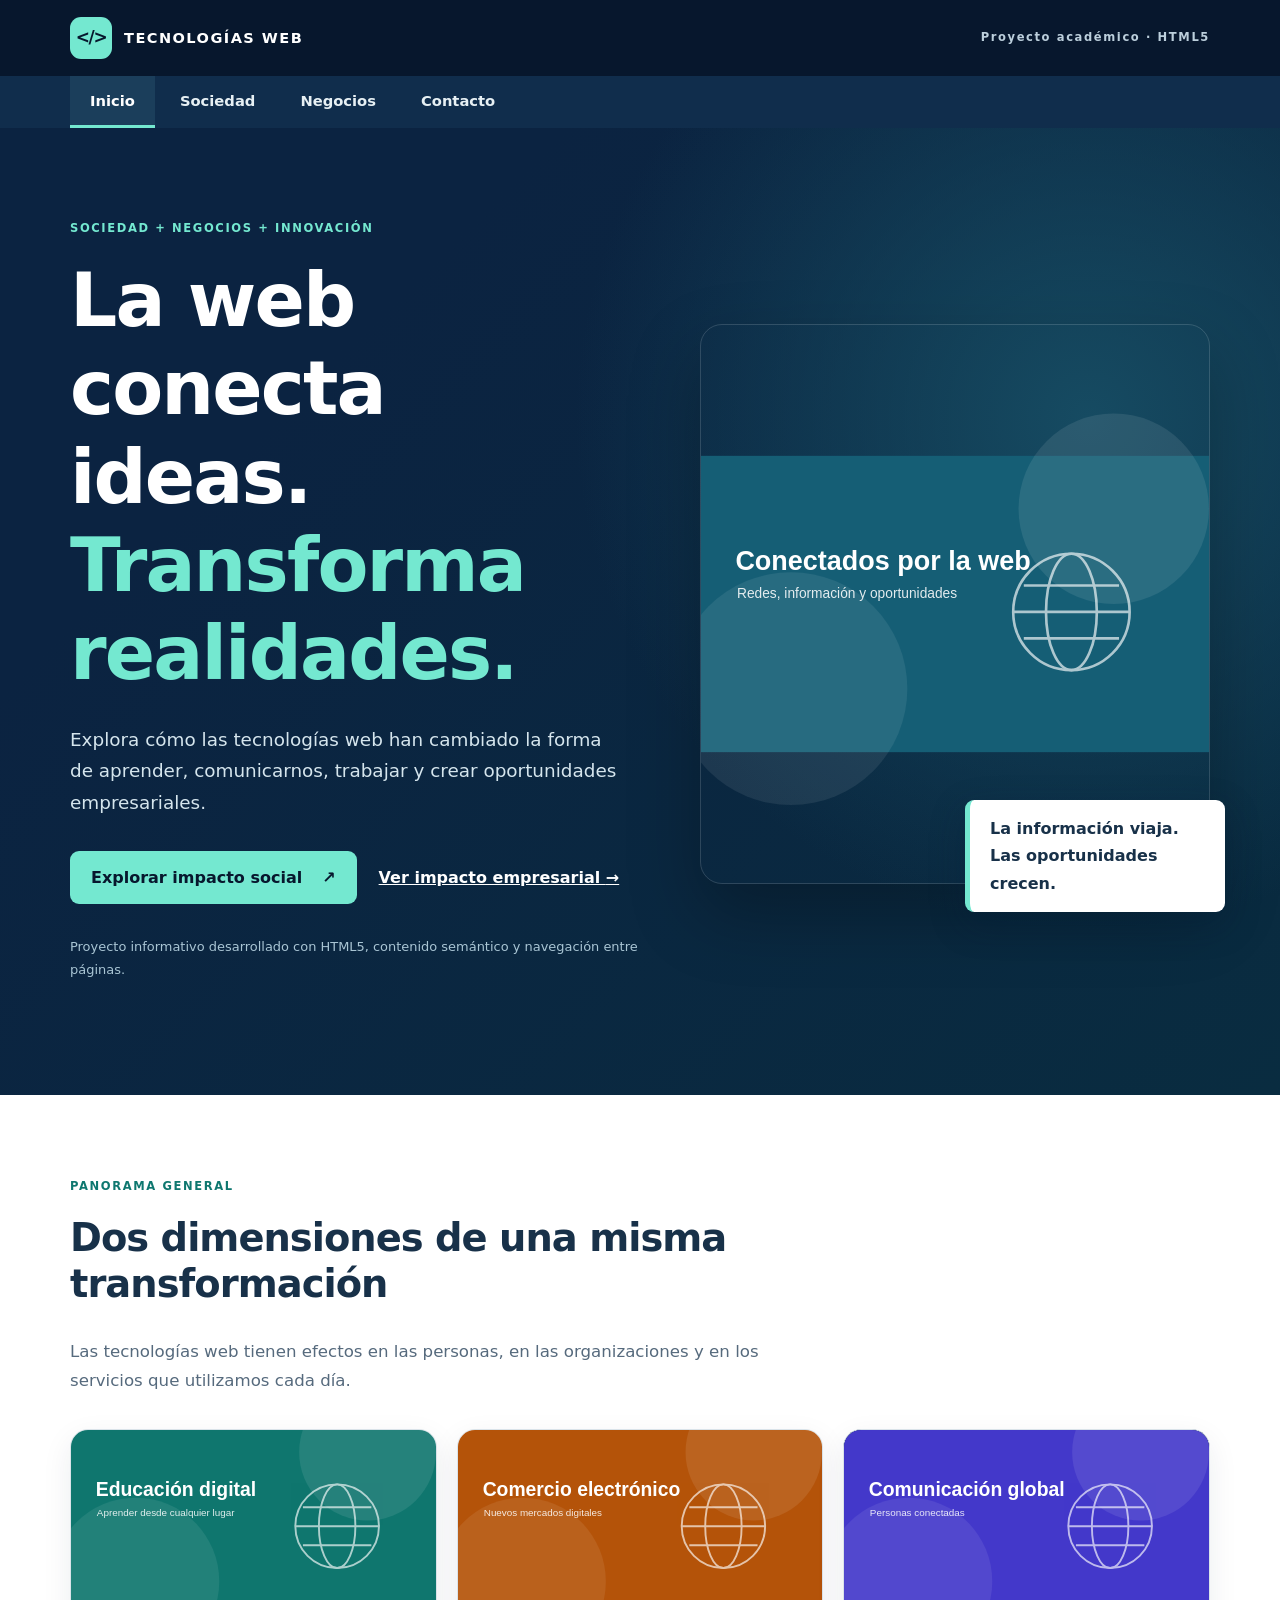
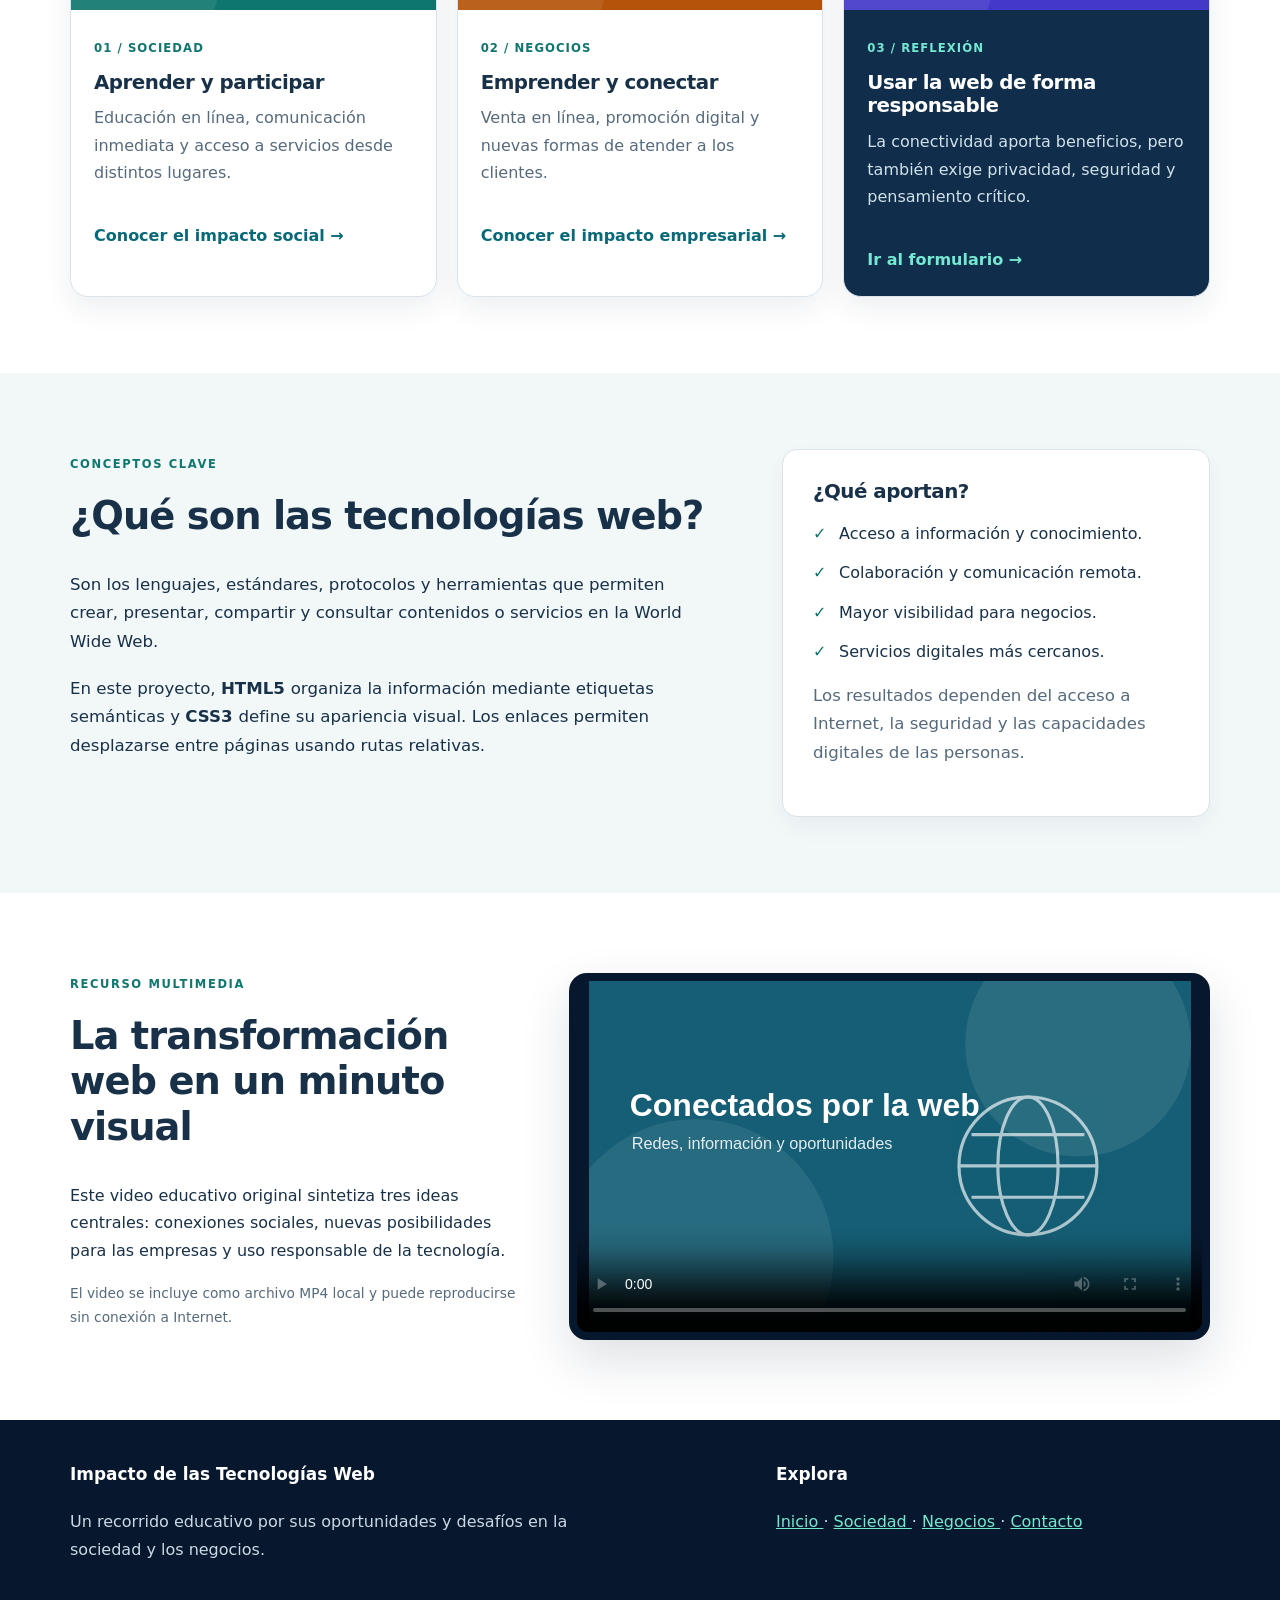
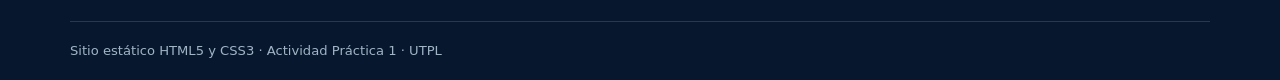
<file: index.html>
<!DOCTYPE html>
<html lang="es">
 <head>
  <meta charset="utf-8"/>
  <meta content="width=device-width, initial-scale=1.0" name="viewport"/>
  <meta content="Impacto de las tecnologías web en la sociedad y los negocios: educación, comunicación y transformación digital." name="description"/>
  <meta content="#0b2341" name="theme-color"/>
  <title>
   Inicio | Tecnologías Web
  </title>
  <link href="css/estilos.css" rel="stylesheet"/>
 </head>
 <body>
  <a class="skip-link" href="#contenido">
   Saltar al contenido principal
  </a>
  <header class="site-header">
   <div class="container header-line">
    <a aria-label="Tecnologías Web, ir al inicio" class="brand" href="index.html">
     <span aria-hidden="true" class="brand-logo">
      &lt;/&gt;
     </span>
     <span>
      TECNOLOGÍAS
      <strong>
       WEB
      </strong>
     </span>
    </a>
    <p class="eyebrow top-caption">
     Proyecto académico · HTML5
    </p>
   </div>
  </header>
  <nav aria-label="Navegación principal" class="site-nav">
   <div class="container nav-line">
    <a aria-current="page" href="index.html">
     Inicio
    </a>
    <a href="pages/sociedad.html">
     Sociedad
    </a>
    <a href="pages/negocios.html">
     Negocios
    </a>
    <a href="pages/contacto.html">
     Contacto
    </a>
   </div>
  </nav>
  <main id="contenido">
   <section class="hero">
    <div class="container hero-grid">
     <div class="hero-copy">
      <span class="tag tag-light">
       SOCIEDAD + NEGOCIOS + INNOVACIÓN
      </span>
      <h1>
       La web conecta ideas.
       <span>
        Transforma realidades.
       </span>
      </h1>
      <p class="hero-lead">
       Explora cómo las tecnologías web han cambiado la forma de aprender, comunicarnos, trabajar y crear oportunidades empresariales.
      </p>
      <div class="cta-row">
       <a class="btn btn-accent" href="pages/sociedad.html">
        Explorar impacto social
        <span aria-hidden="true">
         ↗
        </span>
       </a>
       <a class="text-link hero-text-link" href="pages/negocios.html">
        Ver impacto empresarial
        <span aria-hidden="true">
         →
        </span>
       </a>
      </div>
      <p class="hero-note">
       Proyecto informativo desarrollado con HTML5, contenido semántico y navegación entre páginas.
      </p>
     </div>
     <div class="hero-media">
      <img alt="Ilustración original de un globo digital, dispositivos conectados y redes de información" height="560" src="images/portada.svg" width="960"/>
      <div class="floating-note">
       La información viaja. Las oportunidades crecen.
      </div>
     </div>
    </div>
   </section>
   <section aria-labelledby="ejes" class="section">
    <div class="container">
     <div class="section-heading">
      <span class="tag">
       PANORAMA GENERAL
      </span>
      <h2 id="ejes">
       Dos dimensiones de una misma transformación
      </h2>
      <p>
       Las tecnologías web tienen efectos en las personas, en las organizaciones y en los servicios que utilizamos cada día.
      </p>
     </div>
     <div class="card-grid">
      <article class="feature-card">
       <img alt="Ilustración original de una clase virtual con materiales digitales" height="560" src="images/educacion.svg" width="960"/>
       <div class="card-content">
        <span class="card-kicker">
         01 / SOCIEDAD
        </span>
        <h3>
         Aprender y participar
        </h3>
        <p>
         Educación en línea, comunicación inmediata y acceso a servicios desde distintos lugares.
        </p>
        <a class="card-link" href="pages/sociedad.html">
         Conocer el impacto social
         <span aria-hidden="true">
          →
         </span>
        </a>
       </div>
      </article>
      <article class="feature-card">
       <img alt="Ilustración original de carrito digital, pantalla y pagos en línea" height="560" src="images/comercio.svg" width="960"/>
       <div class="card-content">
        <span class="card-kicker">
         02 / NEGOCIOS
        </span>
        <h3>
         Emprender y conectar
        </h3>
        <p>
         Venta en línea, promoción digital y nuevas formas de atender a los clientes.
        </p>
        <a class="card-link" href="pages/negocios.html">
         Conocer el impacto empresarial
         <span aria-hidden="true">
          →
         </span>
        </a>
       </div>
      </article>
      <article class="feature-card feature-card-dark">
       <img alt="Ilustración original de intercambio de mensajes en una red digital" height="560" src="images/comunicacion.svg" width="960"/>
       <div class="card-content">
        <span class="card-kicker">
         03 / REFLEXIÓN
        </span>
        <h3>
         Usar la web de forma responsable
        </h3>
        <p>
         La conectividad aporta beneficios, pero también exige privacidad, seguridad y pensamiento crítico.
        </p>
        <a class="card-link" href="pages/contacto.html">
         Ir al formulario
         <span aria-hidden="true">
          →
         </span>
        </a>
       </div>
      </article>
     </div>
    </div>
   </section>
   <section aria-labelledby="concepto" class="section section-muted">
    <div class="container intro-grid">
     <div>
      <span class="tag">
       CONCEPTOS CLAVE
      </span>
      <h2 id="concepto">
       ¿Qué son las tecnologías web?
      </h2>
      <p>
       Son los lenguajes, estándares, protocolos y herramientas que permiten crear, presentar, compartir y consultar contenidos o servicios en la World Wide Web.
      </p>
      <p>
       En este proyecto,
       <strong>
        HTML5
       </strong>
       organiza la información mediante etiquetas semánticas y
       <strong>
        CSS3
       </strong>
       define su apariencia visual. Los enlaces permiten desplazarse entre páginas usando rutas relativas.
      </p>
     </div>
     <aside class="info-aside">
      <h3>
       ¿Qué aportan?
      </h3>
      <ul class="check-list">
       <li>
        Acceso a información y conocimiento.
       </li>
       <li>
        Colaboración y comunicación remota.
       </li>
       <li>
        Mayor visibilidad para negocios.
       </li>
       <li>
        Servicios digitales más cercanos.
       </li>
      </ul>
      <p class="fine-print">
       Los resultados dependen del acceso a Internet, la seguridad y las capacidades digitales de las personas.
      </p>
     </aside>
    </div>
   </section>
   <section aria-labelledby="video-titulo" class="section">
    <div class="container video-grid">
     <div>
      <span class="tag">
       RECURSO MULTIMEDIA
      </span>
      <h2 id="video-titulo">
       La transformación web en un minuto visual
      </h2>
      <p>
       Este video educativo original sintetiza tres ideas centrales: conexiones sociales, nuevas posibilidades para las empresas y uso responsable de la tecnología.
      </p>
      <p class="fine-print">
       El video se incluye como archivo MP4 local y puede reproducirse sin conexión a Internet.
      </p>
     </div>
     <div class="video-frame">
      <video aria-label="Video explicativo sobre impacto de las tecnologías web" controls="" poster="images/portada.svg" preload="metadata">
       <source src="videos/impacto-web.mp4" type="video/mp4"/>
       Tu navegador no admite la etiqueta video HTML5.
      </video>
     </div>
    </div>
   </section>
  </main>
  <footer class="site-footer">
   <div class="container footer-grid">
    <div>
     <p class="footer-heading">
      Impacto de las Tecnologías Web
     </p>
     <p>
      Un recorrido educativo por sus oportunidades y desafíos en la sociedad y los negocios.
     </p>
    </div>
    <div>
     <p class="footer-heading">
      Explora
     </p>
     <p>
      <a href="index.html">
       Inicio
      </a>
      ·
      <a href="pages/sociedad.html">
       Sociedad
      </a>
      ·
      <a href="pages/negocios.html">
       Negocios
      </a>
      ·
      <a href="pages/contacto.html">
       Contacto
      </a>
     </p>
    </div>
   </div>
   <div class="container footer-bottom">
    Sitio estático HTML5 y CSS3 · Actividad Práctica 1 · UTPL
   </div>
  </footer>
 </body>
</html>
</file>
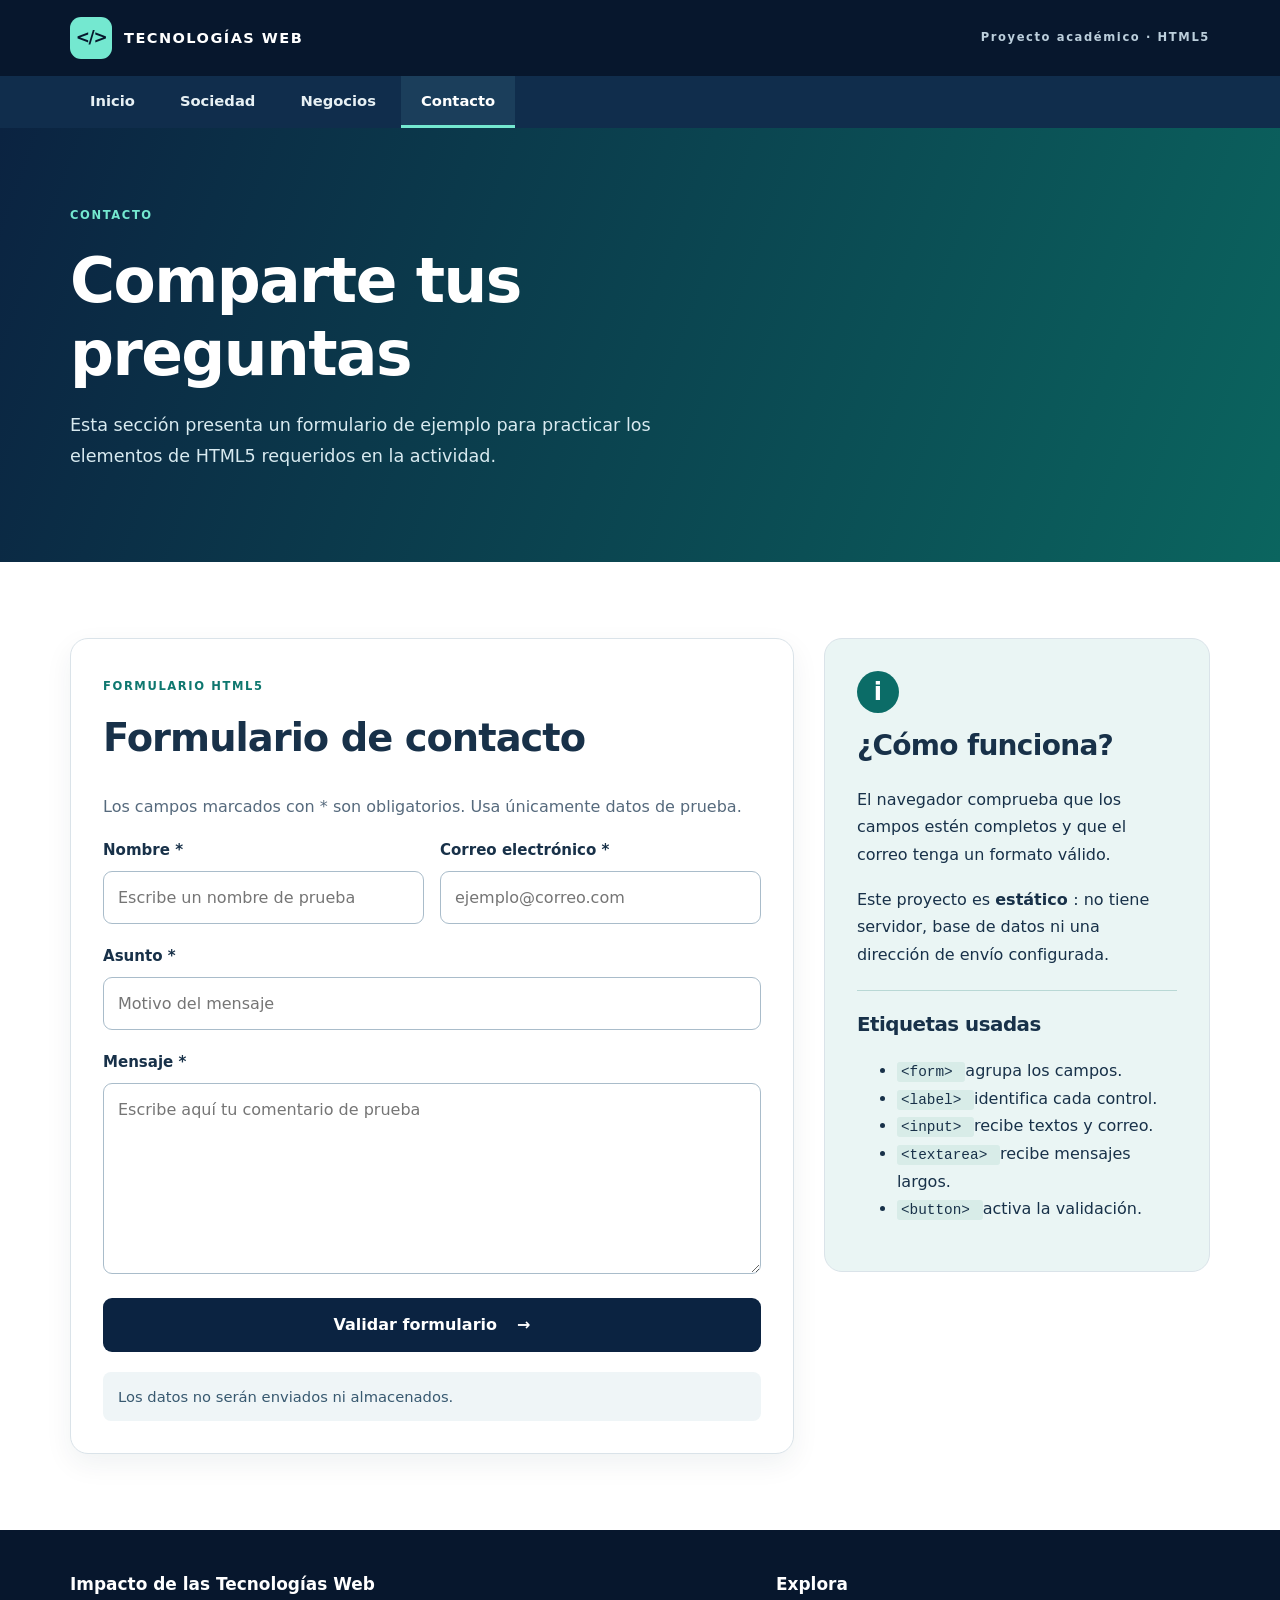
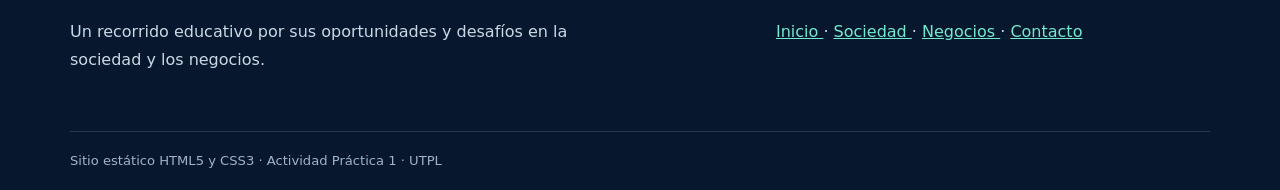
<file: pages/contacto.html>
<!DOCTYPE html>
<html lang="es">
 <head>
  <meta charset="utf-8"/>
  <meta content="width=device-width, initial-scale=1.0" name="viewport"/>
  <meta content="Formulario de contacto demostrativo con validación HTML5." name="description"/>
  <meta content="#0b2341" name="theme-color"/>
  <title>
   Contacto | Tecnologías Web
  </title>
  <link href="../css/estilos.css" rel="stylesheet"/>
 </head>
 <body>
  <a class="skip-link" href="#contenido">
   Saltar al contenido principal
  </a>
  <header class="site-header">
   <div class="container header-line">
    <a aria-label="Tecnologías Web, ir al inicio" class="brand" href="../index.html">
     <span aria-hidden="true" class="brand-logo">
      &lt;/&gt;
     </span>
     <span>
      TECNOLOGÍAS
      <strong>
       WEB
      </strong>
     </span>
    </a>
    <p class="eyebrow top-caption">
     Proyecto académico · HTML5
    </p>
   </div>
  </header>
  <nav aria-label="Navegación principal" class="site-nav">
   <div class="container nav-line">
    <a href="../index.html">
     Inicio
    </a>
    <a href="../pages/sociedad.html">
     Sociedad
    </a>
    <a href="../pages/negocios.html">
     Negocios
    </a>
    <a aria-current="page" href="../pages/contacto.html">
     Contacto
    </a>
   </div>
  </nav>
  <main id="contenido">
   <section class="page-hero contact-hero">
    <div class="container">
     <span class="tag tag-light">
      CONTACTO
     </span>
     <h1>
      Comparte tus preguntas
     </h1>
     <p>
      Esta sección presenta un formulario de ejemplo para practicar los elementos de HTML5 requeridos en la actividad.
     </p>
    </div>
   </section>
   <section class="section">
    <div class="container contact-layout">
     <section aria-labelledby="form-heading" class="form-card">
      <span class="tag">
       FORMULARIO HTML5
      </span>
      <h2 id="form-heading">
       Formulario de contacto
      </h2>
      <p>
       Los campos marcados con * son obligatorios. Usa únicamente datos de prueba.
      </p>
      <form action="#resultado" id="contact-form" method="get">
       <div class="form-row">
        <div class="field">
         <label for="nombre">
          Nombre
          <span aria-hidden="true">
           *
          </span>
         </label>
         <input autocomplete="name" id="nombre" maxlength="80" name="nombre" placeholder="Escribe un nombre de prueba" required="" type="text"/>
        </div>
        <div class="field">
         <label for="correo">
          Correo electrónico
          <span aria-hidden="true">
           *
          </span>
         </label>
         <input autocomplete="email" id="correo" maxlength="120" name="correo" placeholder="ejemplo@correo.com" required="" type="email"/>
        </div>
       </div>
       <div class="field">
        <label for="asunto">
         Asunto
         <span aria-hidden="true">
          *
         </span>
        </label>
        <input id="asunto" maxlength="120" name="asunto" placeholder="Motivo del mensaje" required="" type="text"/>
       </div>
       <div class="field">
        <label for="mensaje">
         Mensaje
         <span aria-hidden="true">
          *
         </span>
        </label>
        <textarea id="mensaje" maxlength="1000" name="mensaje" placeholder="Escribe aquí tu comentario de prueba" required="" rows="6"></textarea>
       </div>
       <button class="btn btn-dark" type="submit">
        Validar formulario
        <span aria-hidden="true">
         →
        </span>
       </button>
       <p aria-live="polite" class="form-status" id="resultado" role="status">
        Los datos no serán enviados ni almacenados.
       </p>
      </form>
     </section>
     <aside class="contact-aside">
      <div class="aside-icon">
       i
      </div>
      <h2>
       ¿Cómo funciona?
      </h2>
      <p>
       El navegador comprueba que los campos estén completos y que el correo tenga un formato válido.
      </p>
      <p>
       Este proyecto es
       <strong>
        estático
       </strong>
       : no tiene servidor, base de datos ni una dirección de envío configurada.
      </p>
      <div class="aside-divider">
      </div>
      <h3>
       Etiquetas usadas
      </h3>
      <ul>
       <li>
        <code>
         &lt;form&gt;
        </code>
        agrupa los campos.
       </li>
       <li>
        <code>
         &lt;label&gt;
        </code>
        identifica cada control.
       </li>
       <li>
        <code>
         &lt;input&gt;
        </code>
        recibe textos y correo.
       </li>
       <li>
        <code>
         &lt;textarea&gt;
        </code>
        recibe mensajes largos.
       </li>
       <li>
        <code>
         &lt;button&gt;
        </code>
        activa la validación.
       </li>
      </ul>
     </aside>
    </div>
   </section>
   <script defer="" src="../js/formulario.js">
   </script>
  </main>
  <footer class="site-footer">
   <div class="container footer-grid">
    <div>
     <p class="footer-heading">
      Impacto de las Tecnologías Web
     </p>
     <p>
      Un recorrido educativo por sus oportunidades y desafíos en la sociedad y los negocios.
     </p>
    </div>
    <div>
     <p class="footer-heading">
      Explora
     </p>
     <p>
      <a href="../index.html">
       Inicio
      </a>
      ·
      <a href="../pages/sociedad.html">
       Sociedad
      </a>
      ·
      <a href="../pages/negocios.html">
       Negocios
      </a>
      ·
      <a href="../pages/contacto.html">
       Contacto
      </a>
     </p>
    </div>
   </div>
   <div class="container footer-bottom">
    Sitio estático HTML5 y CSS3 · Actividad Práctica 1 · UTPL
   </div>
  </footer>
 </body>
</html>
</file>
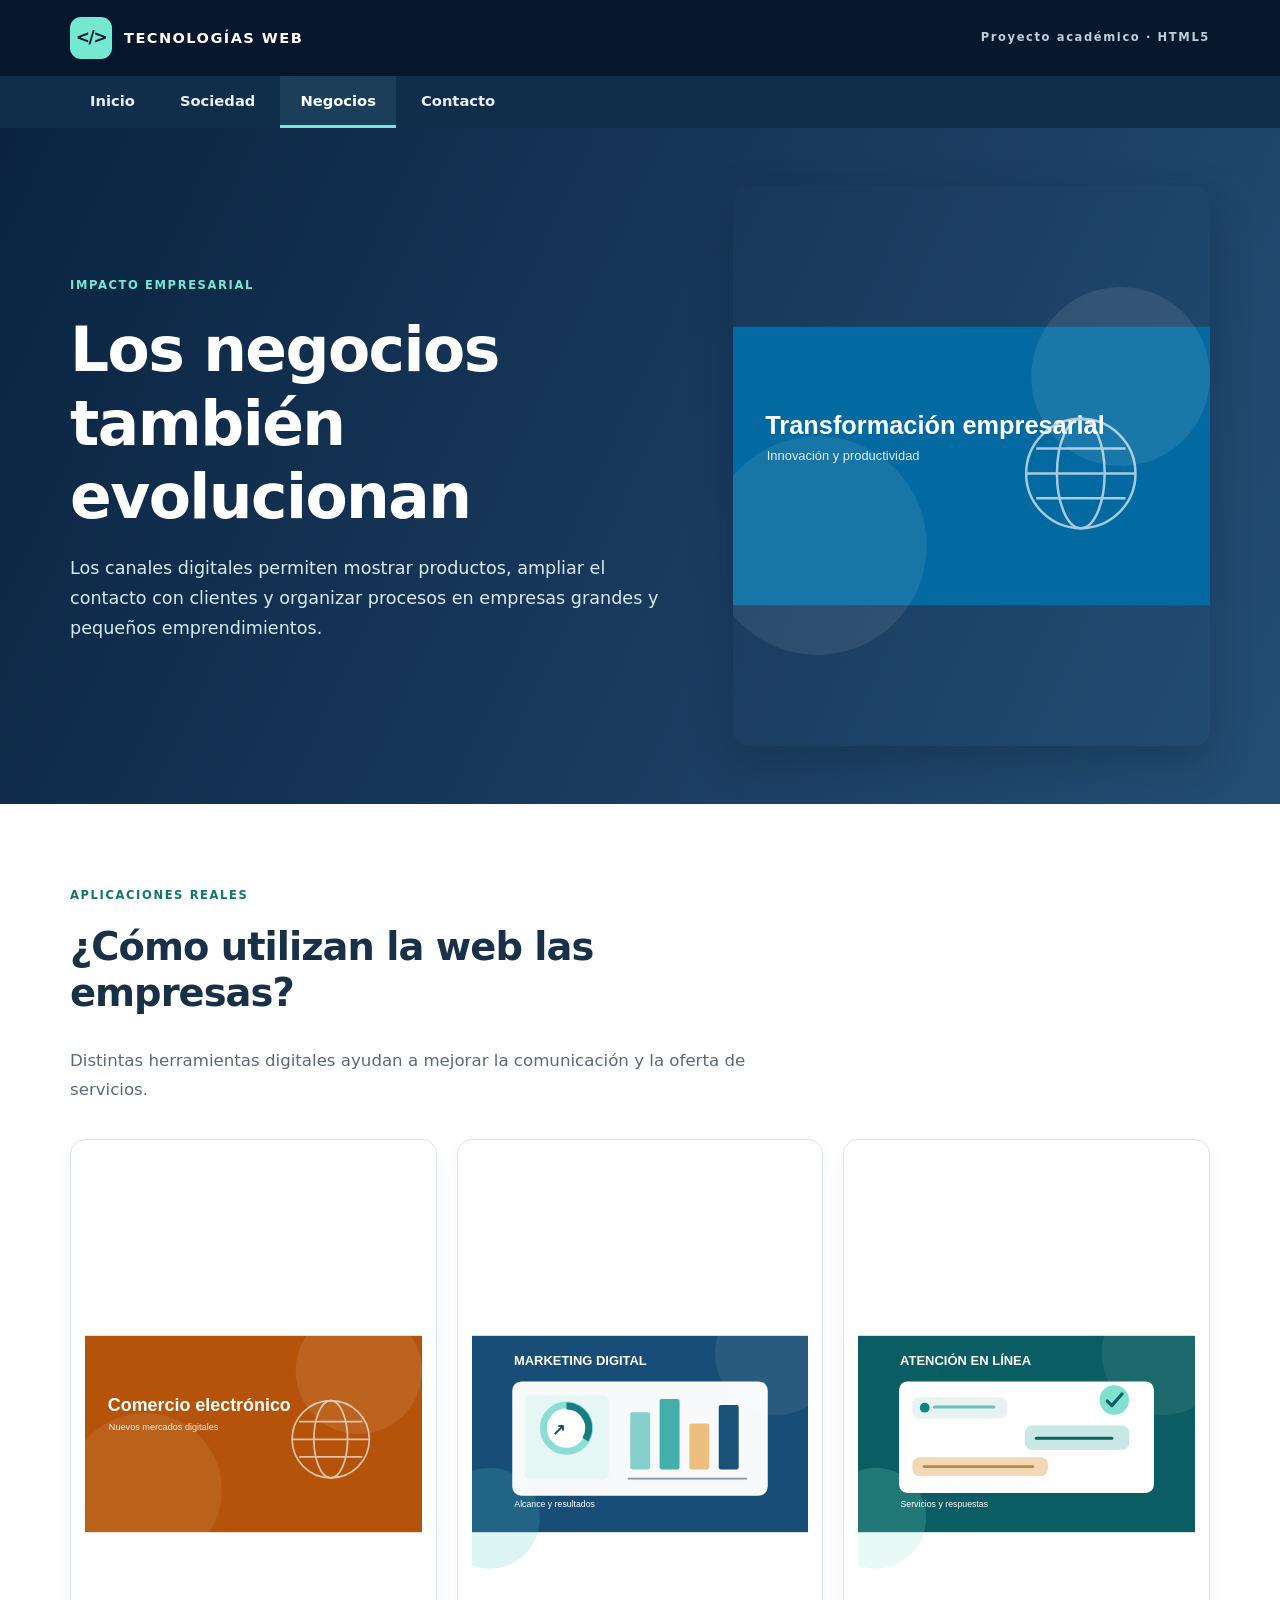
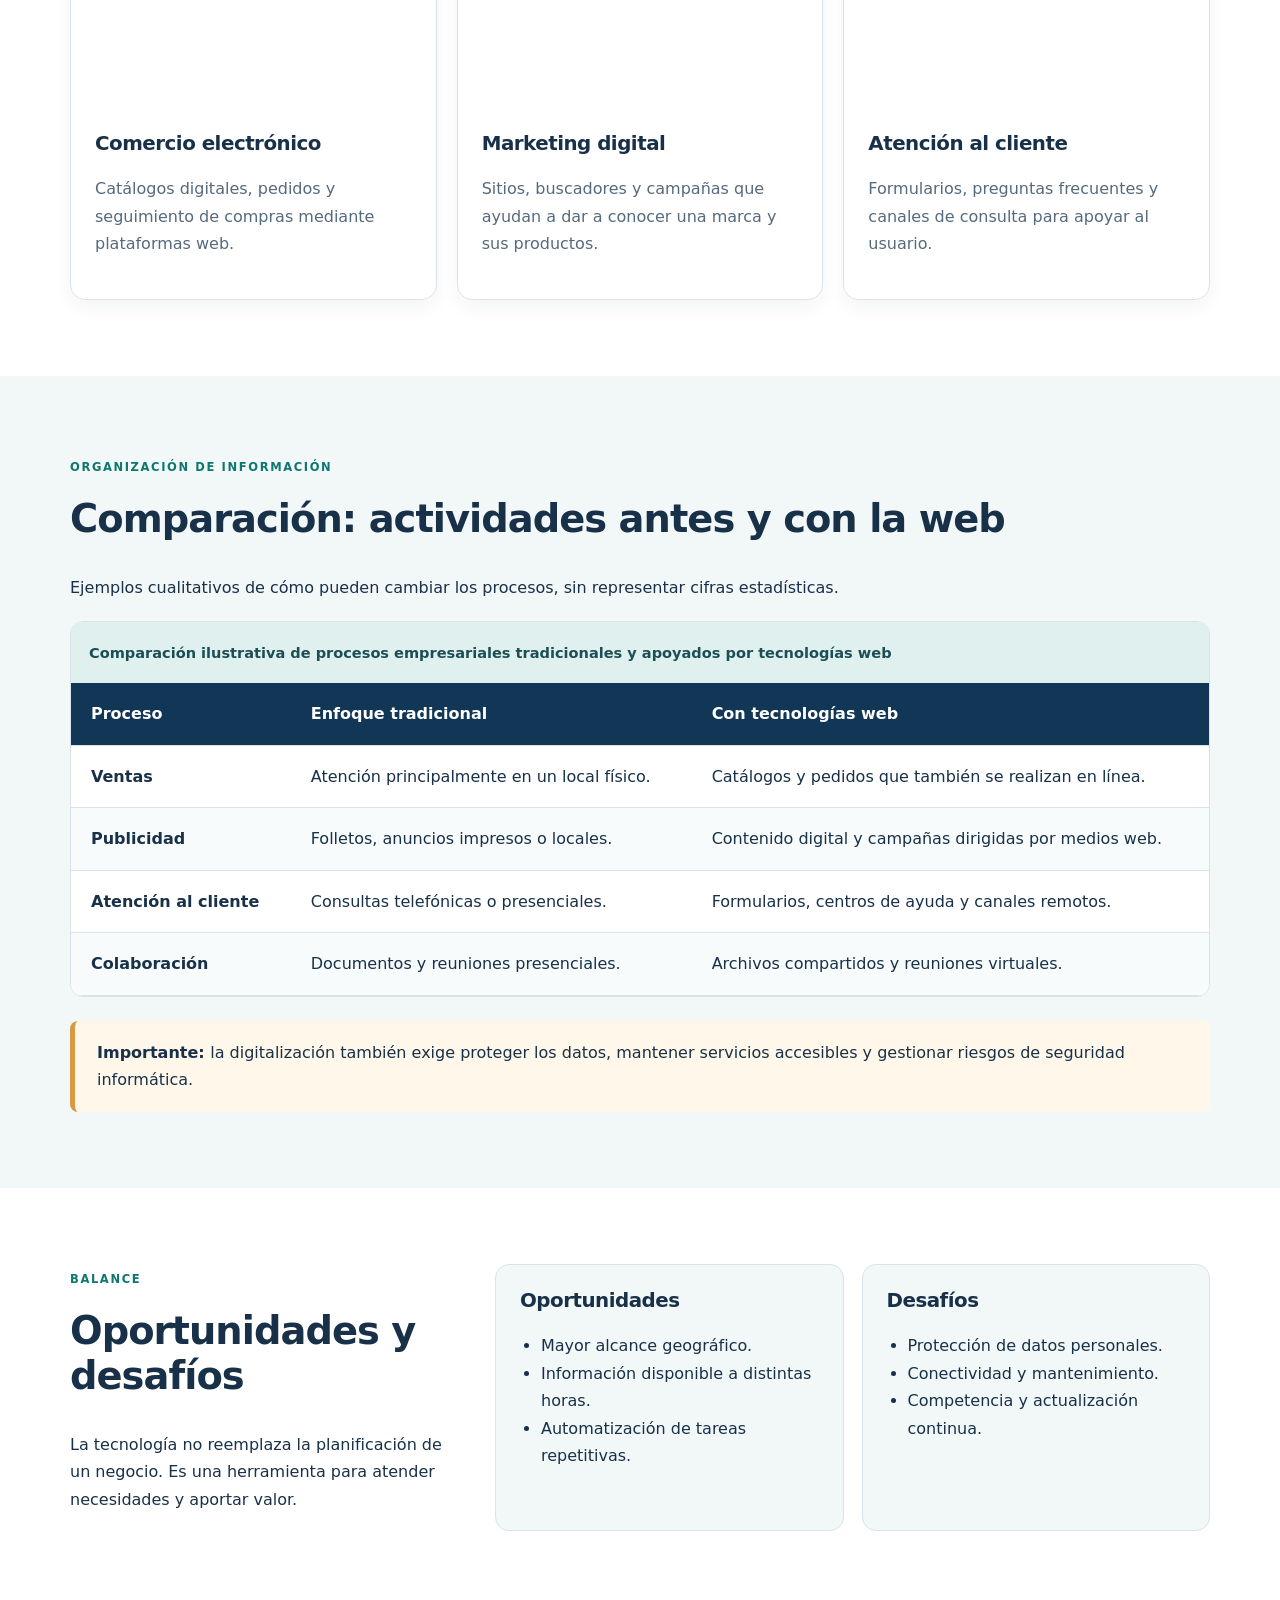
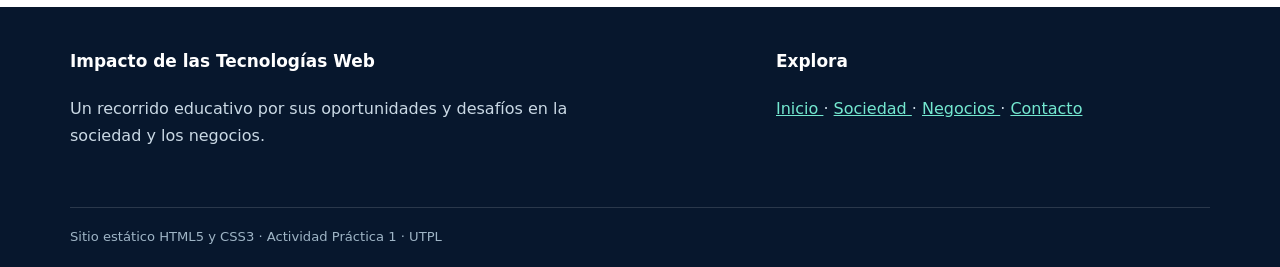
<file: pages/negocios.html>
<!DOCTYPE html>
<html lang="es">
 <head>
  <meta charset="utf-8"/>
  <meta content="width=device-width, initial-scale=1.0" name="viewport"/>
  <meta content="El impacto de las tecnologías web en las empresas, el comercio electrónico y la atención al cliente." name="description"/>
  <meta content="#0b2341" name="theme-color"/>
  <title>
   Negocios | Tecnologías Web
  </title>
  <link href="../css/estilos.css" rel="stylesheet"/>
 </head>
 <body>
  <a class="skip-link" href="#contenido">
   Saltar al contenido principal
  </a>
  <header class="site-header">
   <div class="container header-line">
    <a aria-label="Tecnologías Web, ir al inicio" class="brand" href="../index.html">
     <span aria-hidden="true" class="brand-logo">
      &lt;/&gt;
     </span>
     <span>
      TECNOLOGÍAS
      <strong>
       WEB
      </strong>
     </span>
    </a>
    <p class="eyebrow top-caption">
     Proyecto académico · HTML5
    </p>
   </div>
  </header>
  <nav aria-label="Navegación principal" class="site-nav">
   <div class="container nav-line">
    <a href="../index.html">
     Inicio
    </a>
    <a href="../pages/sociedad.html">
     Sociedad
    </a>
    <a aria-current="page" href="../pages/negocios.html">
     Negocios
    </a>
    <a href="../pages/contacto.html">
     Contacto
    </a>
   </div>
  </nav>
  <main id="contenido">
   <section class="page-hero business-hero">
    <div class="container page-hero-grid">
     <div>
      <span class="tag tag-light">
       IMPACTO EMPRESARIAL
      </span>
      <h1>
       Los negocios también evolucionan
      </h1>
      <p>
       Los canales digitales permiten mostrar productos, ampliar el contacto con clientes y organizar procesos en empresas grandes y pequeños emprendimientos.
      </p>
     </div>
     <img alt="Representación de paneles de ventas y herramientas empresariales digitales" height="560" src="../images/negocios.svg" width="960"/>
    </div>
   </section>
   <section aria-labelledby="aplicaciones" class="section">
    <div class="container">
     <div class="section-heading">
      <span class="tag">
       APLICACIONES REALES
      </span>
      <h2 id="aplicaciones">
       ¿Cómo utilizan la web las empresas?
      </h2>
      <p>
       Distintas herramientas digitales ayudan a mejorar la comunicación y la oferta de servicios.
      </p>
     </div>
     <div class="business-grid">
      <article class="business-card">
       <img alt="Pantalla de compra en línea y carrito de productos" height="560" src="../images/comercio.svg" width="960"/>
       <h3>
        Comercio electrónico
       </h3>
       <p>
        Catálogos digitales, pedidos y seguimiento de compras mediante plataformas web.
       </p>
      </article>
      <article class="business-card">
       <img alt="Gráficas de alcance de publicaciones y campañas digitales" height="560" src="../images/marketing.svg" width="960"/>
       <h3>
        Marketing digital
       </h3>
       <p>
        Sitios, buscadores y campañas que ayudan a dar a conocer una marca y sus productos.
       </p>
      </article>
      <article class="business-card">
       <img alt="Canales de mensajes y soporte al cliente desde el navegador" height="560" src="../images/atencion.svg" width="960"/>
       <h3>
        Atención al cliente
       </h3>
       <p>
        Formularios, preguntas frecuentes y canales de consulta para apoyar al usuario.
       </p>
      </article>
     </div>
    </div>
   </section>
   <section aria-labelledby="comparacion" class="section section-muted">
    <div class="container">
     <span class="tag">
      ORGANIZACIÓN DE INFORMACIÓN
     </span>
     <h2 id="comparacion">
      Comparación: actividades antes y con la web
     </h2>
     <p>
      Ejemplos cualitativos de cómo pueden cambiar los procesos, sin representar cifras estadísticas.
     </p>
     <div class="table-scroll">
      <table>
       <caption>
        Comparación ilustrativa de procesos empresariales tradicionales y apoyados por tecnologías web
       </caption>
       <thead>
        <tr>
         <th scope="col">
          Proceso
         </th>
         <th scope="col">
          Enfoque tradicional
         </th>
         <th scope="col">
          Con tecnologías web
         </th>
        </tr>
       </thead>
       <tbody>
        <tr>
         <th scope="row">
          Ventas
         </th>
         <td>
          Atención principalmente en un local físico.
         </td>
         <td>
          Catálogos y pedidos que también se realizan en línea.
         </td>
        </tr>
        <tr>
         <th scope="row">
          Publicidad
         </th>
         <td>
          Folletos, anuncios impresos o locales.
         </td>
         <td>
          Contenido digital y campañas dirigidas por medios web.
         </td>
        </tr>
        <tr>
         <th scope="row">
          Atención al cliente
         </th>
         <td>
          Consultas telefónicas o presenciales.
         </td>
         <td>
          Formularios, centros de ayuda y canales remotos.
         </td>
        </tr>
        <tr>
         <th scope="row">
          Colaboración
         </th>
         <td>
          Documentos y reuniones presenciales.
         </td>
         <td>
          Archivos compartidos y reuniones virtuales.
         </td>
        </tr>
       </tbody>
      </table>
     </div>
     <aside class="tip-bar">
      <strong>
       Importante:
      </strong>
      la digitalización también exige proteger los datos, mantener servicios accesibles y gestionar riesgos de seguridad informática.
     </aside>
    </div>
   </section>
   <section class="section">
    <div class="container split">
     <div>
      <span class="tag">
       BALANCE
      </span>
      <h2>
       Oportunidades y desafíos
      </h2>
      <p>
       La tecnología no reemplaza la planificación de un negocio. Es una herramienta para atender necesidades y aportar valor.
      </p>
     </div>
     <div class="two-columns">
      <article class="simple-panel">
       <h3>
        Oportunidades
       </h3>
       <ul>
        <li>
         Mayor alcance geográfico.
        </li>
        <li>
         Información disponible a distintas horas.
        </li>
        <li>
         Automatización de tareas repetitivas.
        </li>
       </ul>
      </article>
      <article class="simple-panel">
       <h3>
        Desafíos
       </h3>
       <ul>
        <li>
         Protección de datos personales.
        </li>
        <li>
         Conectividad y mantenimiento.
        </li>
        <li>
         Competencia y actualización continua.
        </li>
       </ul>
      </article>
     </div>
    </div>
   </section>
  </main>
  <footer class="site-footer">
   <div class="container footer-grid">
    <div>
     <p class="footer-heading">
      Impacto de las Tecnologías Web
     </p>
     <p>
      Un recorrido educativo por sus oportunidades y desafíos en la sociedad y los negocios.
     </p>
    </div>
    <div>
     <p class="footer-heading">
      Explora
     </p>
     <p>
      <a href="../index.html">
       Inicio
      </a>
      ·
      <a href="../pages/sociedad.html">
       Sociedad
      </a>
      ·
      <a href="../pages/negocios.html">
       Negocios
      </a>
      ·
      <a href="../pages/contacto.html">
       Contacto
      </a>
     </p>
    </div>
   </div>
   <div class="container footer-bottom">
    Sitio estático HTML5 y CSS3 · Actividad Práctica 1 · UTPL
   </div>
  </footer>
 </body>
</html>
</file>
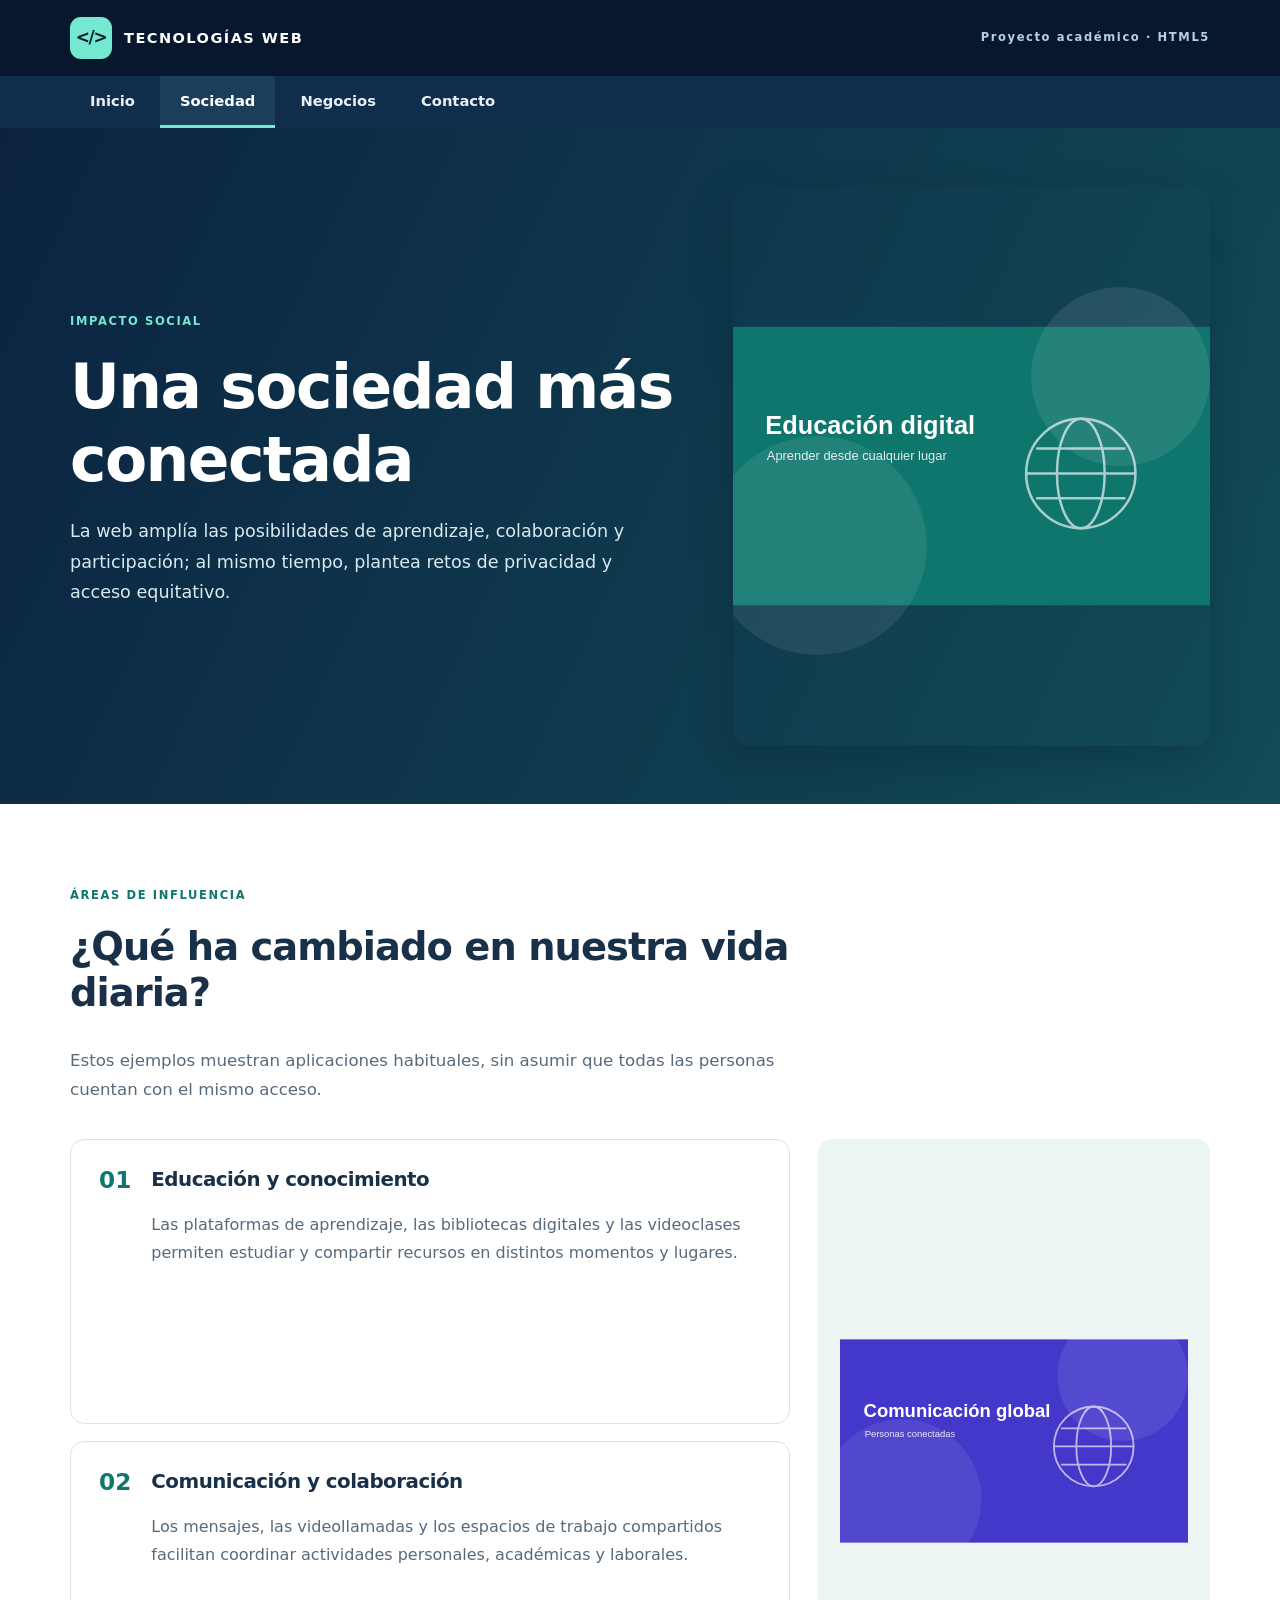
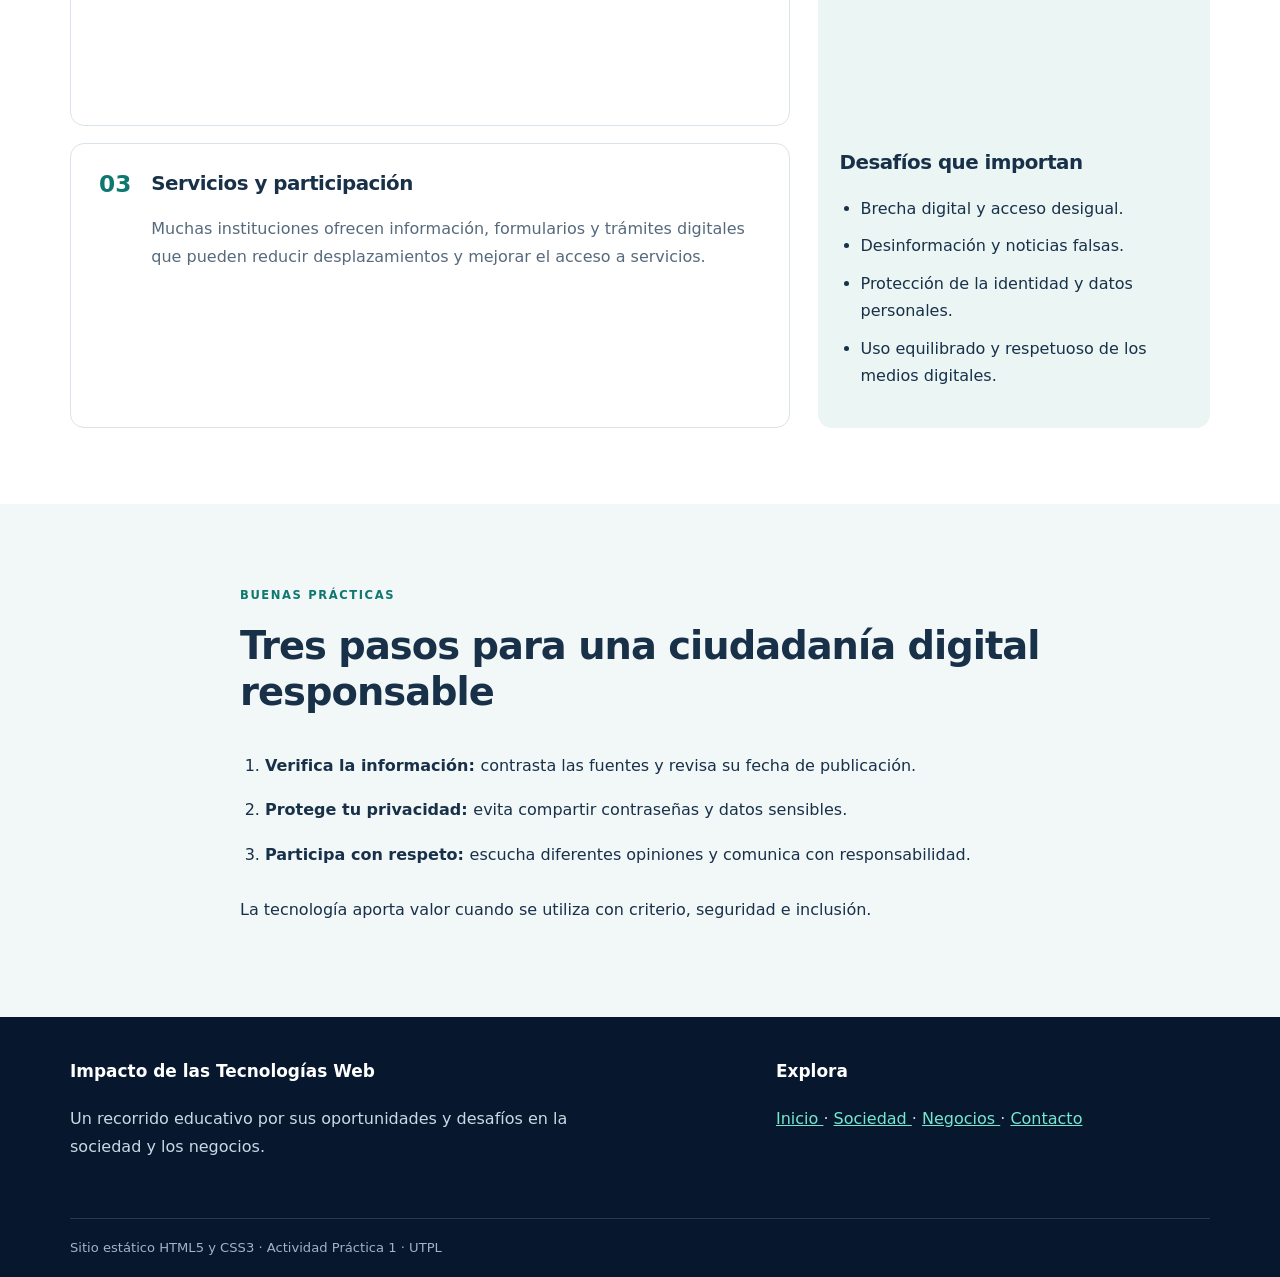
<file: pages/sociedad.html>
<!DOCTYPE html>
<html lang="es">
 <head>
  <meta charset="utf-8"/>
  <meta content="width=device-width, initial-scale=1.0" name="viewport"/>
  <meta content="Impacto social de las tecnologías web en la educación, la comunicación y los servicios." name="description"/>
  <meta content="#0b2341" name="theme-color"/>
  <title>
   Sociedad | Tecnologías Web
  </title>
  <link href="../css/estilos.css" rel="stylesheet"/>
 </head>
 <body>
  <a class="skip-link" href="#contenido">
   Saltar al contenido principal
  </a>
  <header class="site-header">
   <div class="container header-line">
    <a aria-label="Tecnologías Web, ir al inicio" class="brand" href="../index.html">
     <span aria-hidden="true" class="brand-logo">
      &lt;/&gt;
     </span>
     <span>
      TECNOLOGÍAS
      <strong>
       WEB
      </strong>
     </span>
    </a>
    <p class="eyebrow top-caption">
     Proyecto académico · HTML5
    </p>
   </div>
  </header>
  <nav aria-label="Navegación principal" class="site-nav">
   <div class="container nav-line">
    <a href="../index.html">
     Inicio
    </a>
    <a aria-current="page" href="../pages/sociedad.html">
     Sociedad
    </a>
    <a href="../pages/negocios.html">
     Negocios
    </a>
    <a href="../pages/contacto.html">
     Contacto
    </a>
   </div>
  </nav>
  <main id="contenido">
   <section class="page-hero society-hero">
    <div class="container page-hero-grid">
     <div>
      <span class="tag tag-light">
       IMPACTO SOCIAL
      </span>
      <h1>
       Una sociedad más conectada
      </h1>
      <p>
       La web amplía las posibilidades de aprendizaje, colaboración y participación; al mismo tiempo, plantea retos de privacidad y acceso equitativo.
      </p>
     </div>
     <img alt="Estudiantes accediendo a una plataforma de educación en línea" height="560" src="../images/educacion.svg" width="960"/>
    </div>
   </section>
   <section aria-labelledby="cambios" class="section">
    <div class="container">
     <div class="section-heading">
      <span class="tag">
       ÁREAS DE INFLUENCIA
      </span>
      <h2 id="cambios">
       ¿Qué ha cambiado en nuestra vida diaria?
      </h2>
      <p>
       Estos ejemplos muestran aplicaciones habituales, sin asumir que todas las personas cuentan con el mismo acceso.
      </p>
     </div>
     <div class="content-grid">
      <div class="stack">
       <article class="detail-card">
        <div class="number">
         01
        </div>
        <div>
         <h3>
          Educación y conocimiento
         </h3>
         <p>
          Las plataformas de aprendizaje, las bibliotecas digitales y las videoclases permiten estudiar y compartir recursos en distintos momentos y lugares.
         </p>
        </div>
       </article>
       <article class="detail-card">
        <div class="number">
         02
        </div>
        <div>
         <h3>
          Comunicación y colaboración
         </h3>
         <p>
          Los mensajes, las videollamadas y los espacios de trabajo compartidos facilitan coordinar actividades personales, académicas y laborales.
         </p>
        </div>
       </article>
       <article class="detail-card">
        <div class="number">
         03
        </div>
        <div>
         <h3>
          Servicios y participación
         </h3>
         <p>
          Muchas instituciones ofrecen información, formularios y trámites digitales que pueden reducir desplazamientos y mejorar el acceso a servicios.
         </p>
        </div>
       </article>
      </div>
      <aside class="sidebar">
       <img alt="Personas intercambiando información mediante mensajes digitales" height="560" src="../images/comunicacion.svg" width="960"/>
       <h3>
        Desafíos que importan
       </h3>
       <ul>
        <li>
         Brecha digital y acceso desigual.
        </li>
        <li>
         Desinformación y noticias falsas.
        </li>
        <li>
         Protección de la identidad y datos personales.
        </li>
        <li>
         Uso equilibrado y respetuoso de los medios digitales.
        </li>
       </ul>
      </aside>
     </div>
    </div>
   </section>
   <section aria-labelledby="ciudadania" class="section section-muted">
    <div class="container narrow">
     <span class="tag">
      BUENAS PRÁCTICAS
     </span>
     <h2 id="ciudadania">
      Tres pasos para una ciudadanía digital responsable
     </h2>
     <ol class="numbered-list">
      <li>
       <strong>
        Verifica la información:
       </strong>
       contrasta las fuentes y revisa su fecha de publicación.
      </li>
      <li>
       <strong>
        Protege tu privacidad:
       </strong>
       evita compartir contraseñas y datos sensibles.
      </li>
      <li>
       <strong>
        Participa con respeto:
       </strong>
       escucha diferentes opiniones y comunica con responsabilidad.
      </li>
     </ol>
     <p>
      La tecnología aporta valor cuando se utiliza con criterio, seguridad e inclusión.
     </p>
    </div>
   </section>
  </main>
  <footer class="site-footer">
   <div class="container footer-grid">
    <div>
     <p class="footer-heading">
      Impacto de las Tecnologías Web
     </p>
     <p>
      Un recorrido educativo por sus oportunidades y desafíos en la sociedad y los negocios.
     </p>
    </div>
    <div>
     <p class="footer-heading">
      Explora
     </p>
     <p>
      <a href="../index.html">
       Inicio
      </a>
      ·
      <a href="../pages/sociedad.html">
       Sociedad
      </a>
      ·
      <a href="../pages/negocios.html">
       Negocios
      </a>
      ·
      <a href="../pages/contacto.html">
       Contacto
      </a>
     </p>
    </div>
   </div>
   <div class="container footer-bottom">
    Sitio estático HTML5 y CSS3 · Actividad Práctica 1 · UTPL
   </div>
  </footer>
 </body>
</html>
</file>
<file: css/estilos.css>
/* Estilos del sitio web: colores, diseño y adaptación a móviles. */
:root {
  --navy:#0b2341;
  --deep:#07172d;
  --teal:#0e776f;
  --mint:#74e8d0;
  --ink:#183149;
  --muted:#566a7d;
  --line:#dae3e9;
  --soft:#f2f7f8;
  --white:#fff;
  --orange:#eec995
}
* {
  box-sizing:border-box
}
html {
  scroll-behavior:smooth
}
body {
  margin:0;
  color:var(--ink);
  background:var(--white);
  font:16px/1.72 system-ui,-apple-system,"Segoe UI",Arial,sans-serif
}
img,video {
  max-width:100%
}
a {
  color:#086a79
}
a:hover {
  text-decoration-thickness:2px
}
.container {
  width:min(1140px,calc(100% - 48px));
  margin-inline:auto
}
h1,h2,h3,p {
  margin-top:0
}
h1,h2,h3 {
  line-height:1.19;
  letter-spacing:-.025em
}
h1 {
  font-size:clamp(2.4rem,5.8vw,4.8rem)
}
h2 {
  font-size:clamp(1.8rem,3vw,2.65rem)
}
h3 {
  font-size:1.24rem
}
p {
  margin-bottom:1.1em
}
.skip-link {
  position:absolute;
  top:-80px;
  left:12px;
  background:var(--mint);
  color:var(--deep);
  padding:10px 18px;
  z-index:50
}
.skip-link:focus {
  top:8px
}
.site-header {
  background:var(--deep);
  color:var(--white)
}
.header-line {
  display:flex;
  align-items:center;
  justify-content:space-between;
  gap:15px;
  padding-block:17px
}
.brand {
  color:var(--white);
  font-size:.91rem;
  letter-spacing:.1em;
  font-weight:750;
  text-decoration:none;
  display:inline-flex;
  align-items:center;
  gap:12px
}
.brand-logo {
  display:inline-grid;
  place-items:center;
  background:var(--mint);
  color:var(--deep);
  width:42px;
  height:42px;
  border-radius:11px;
  font-size:17px;
  font-weight:850;
  letter-spacing:-.08em
}
.top-caption {
  margin:0;
  color:#bccfdc
}
.eyebrow,.tag {
  font-size:.72rem;
  letter-spacing:.14em;
  font-weight:800
}
.site-nav {
  background:#102d4c
}
.nav-line {
  display:flex;
  flex-wrap:wrap;
  gap:5px
}
.site-nav a {
  display:block;
  padding:12px 20px;
  color:#e7f0f4;
  text-decoration:none;
  font-size:.92rem;
  font-weight:650;
  border-bottom:3px solid transparent
}
.site-nav a:hover,.site-nav a[aria-current="page"] {
  border-color:var(--mint);
  background:#1b3e5b;
  color:var(--white)
}
.hero {
  background:radial-gradient(circle at 85% 30%,#164b62 0,transparent 40%),linear-gradient(135deg,#0b2341 25%,#092c40 100%);
  color:var(--white);
  overflow:hidden
}
.hero-grid {
  display:grid;
  grid-template-columns:1.06fr .94fr;
  align-items:center;
  gap:55px;
  padding-block:85px 100px
}
.hero-copy {
  max-width:650px
}
.tag {
  display:inline-block;
  color:var(--teal);
  margin-bottom:18px
}
.tag-light {
  color:var(--mint)
}
.hero h1 {
  margin-bottom:25px
}
.hero h1 span {
  color:var(--mint)
}
.hero-lead {
  font-size:1.15rem;
  max-width:560px;
  color:#d5e5ed
}
.cta-row {
  display:flex;
  align-items:center;
  gap:22px;
  flex-wrap:wrap;
  margin-top:32px
}
.btn {
  display:inline-flex;
  align-items:center;
  justify-content:center;
  gap:20px;
  border-radius:9px;
  padding:13px 21px;
  text-decoration:none;
  font:inherit;
  font-weight:750;
  cursor:pointer;
  border:0
}
.btn-accent {
  background:var(--mint);
  color:var(--deep)
}
.btn-accent:hover {
  background:#b6f8e8
}
.btn-dark {
  background:var(--navy);
  color:var(--white);
  margin-top:4px
}
.btn-dark:hover {
  background:#174c66
}
.hero-text-link {
  color:var(--white);
  font-weight:650
}
.hero-note {
  font-size:.81rem;
  color:#a9c5d4;
  margin-top:32px
}
.hero-media {
  position:relative
}
.hero-media img {
  width:100%;
  display:block;
  border:1px solid #ffffff25;
  border-radius:22px;
  box-shadow:0 30px 70px #0004
}
.floating-note {
  position:absolute;
  bottom:-28px;
  right:-15px;
  background:#fff;
  color:var(--ink);
  padding:15px 20px;
  border-left:5px solid var(--mint);
  font-weight:720;
  border-radius:9px;
  box-shadow:0 12px 35px #001c3650;
  max-width:260px
}
.section {
  padding-block:76px
}
.section-muted {
  background:var(--soft)
}
.section-heading {
  max-width:740px;
  margin-bottom:34px
}
.section-heading p {
  color:var(--muted);
  font-size:1.04rem
}
.card-grid {
  display:grid;
  grid-template-columns:repeat(3,minmax(0,1fr));
  gap:20px
}
.feature-card {
  overflow:hidden;
  border:1px solid var(--line);
  border-radius:18px;
  background:#fff;
  box-shadow:0 10px 30px #0b244014
}
.feature-card img {
  display:block;
  width:100%;
  height:180px;
  object-fit:cover
}
.card-content {
  padding:23px
}
.card-content h3 {
  margin-block:10px
}
.card-kicker {
  font-size:.73rem;
  letter-spacing:.09em;
  color:var(--teal);
  font-weight:800
}
.card-content p {
  color:var(--muted);
  min-height:100px
}
.card-link {
  font-weight:750;
  text-decoration:none
}
.feature-card-dark {
  background:#102d4c;
  color:#fff
}
.feature-card-dark p {
  color:#d0e1e8
}
.feature-card-dark .card-link,.feature-card-dark .card-kicker {
  color:var(--mint)
}
.intro-grid {
  display:grid;
  grid-template-columns:1.2fr .8fr;
  gap:70px;
  align-items:start
}
.intro-grid p {
  font-size:1.04rem
}
.info-aside {
  background:#fff;
  padding:30px;
  border-radius:15px;
  border:1px solid var(--line);
  box-shadow:0 10px 24px #0b24400b
}
.info-aside h3 {
  margin-bottom:15px
}
.check-list {
  list-style:none;
  padding:0
}
.check-list li {
  margin-bottom:12px;
  padding-left:26px;
  position:relative
}
.check-list li::before {
  content:'✓';
  position:absolute;
  left:0;
  color:var(--teal);
  font-weight:bold
}
.fine-print {
  font-size:.86rem;
  color:var(--muted)
}
.video-grid {
  display:grid;
  grid-template-columns:.83fr 1.17fr;
  gap:45px;
  align-items:center
}
.video-frame {
  background:var(--deep);
  padding:8px;
  border-radius:18px;
  box-shadow:0 20px 50px #0b244024
}
.video-frame video {
  width:100%;
  aspect-ratio:16/9;
  display:block;
  border-radius:11px
}
.site-footer {
  background:var(--deep);
  color:#cad9e5
}
.footer-grid {
  display:grid;
  grid-template-columns:1.2fr .8fr;
  gap:55px;
  padding-block:40px
}
.footer-grid p {
  max-width:520px
}
.footer-heading {
  color:#fff;
  font-weight:800;
  font-size:1.06rem
}
.site-footer a {
  color:var(--mint)
}
.footer-bottom {
  border-top:1px solid #ffffff24;
  padding:18px 0;
  color:#9fb5c6;
  font-size:.82rem
}
.page-hero {
  background:linear-gradient(115deg,#0b2341,#124c57);
  color:#fff;
  padding-block:58px
}
.page-hero-grid {
  display:grid;
  grid-template-columns:1.12fr .88fr;
  gap:55px;
  align-items:center
}
.page-hero h1 {
  font-size:clamp(2.4rem,4.8vw,4.1rem);
  max-width:680px;
  margin-bottom:20px
}
.page-hero p {
  font-size:1.1rem;
  color:#d8eaf0;
  max-width:690px
}
.page-hero img {
  width:100%;
  display:block;
  border-radius:16px;
  box-shadow:0 15px 40px #00192b44
}
.business-hero {
  background:linear-gradient(115deg,#0b2341,#244e75)
}
.contact-hero {
  padding-block:72px;
  background:linear-gradient(110deg,#0b2341,#0b655f)
}
.contact-hero h1 {
  max-width:650px
}
.contact-hero p {
  max-width:670px
}
.content-grid {
  display:grid;
  grid-template-columns:1.65fr .9fr;
  gap:28px
}
.stack {
  display:grid;
  gap:17px
}
.detail-card {
  display:flex;
  gap:20px;
  border:1px solid var(--line);
  background:#fff;
  padding:28px;
  border-radius:14px
}
.detail-card p {
  margin-bottom:0;
  color:var(--muted)
}
.number {
  font-size:1.45rem;
  font-weight:850;
  color:var(--teal);
  line-height:1
}
.sidebar {
  background:#eaf5f4;
  padding:22px;
  border-radius:14px;
  align-self:start
}
.sidebar img {
  width:100%;
  border-radius:10px
}
.sidebar h3 {
  margin-top:22px
}
.sidebar ul,.simple-panel ul {
  padding-left:21px
}
.sidebar li {
  margin-bottom:10px
}
.narrow {
  max-width:800px
}
.numbered-list {
  padding-left:25px
}
.numbered-list li {
  padding:5px 0 12px
}
.business-grid {
  display:grid;
  grid-template-columns:repeat(3,1fr);
  gap:20px
}
.business-card {
  border:1px solid var(--line);
  border-radius:15px;
  padding:14px 14px 24px;
  box-shadow:0 8px 18px #0b24400c
}
.business-card img {
  display:block;
  width:100%;
  border-radius:10px;
  margin-bottom:18px
}
.business-card h3,.business-card p {
  margin-inline:10px
}
.business-card p {
  color:var(--muted)
}
.table-scroll {
  overflow-x:auto;
  border-radius:13px;
  border:1px solid var(--line);
  background:#fff;
  margin-top:20px
}
table {
  width:100%;
  border-collapse:collapse;
  min-width:650px
}
caption {
  padding:18px;
  text-align:left;
  background:#e0f0ee;
  color:#1b4e55;
  font-size:.91rem;
  font-weight:700
}
thead {
  background:#123756;
  color:#fff
}
th,td {
  padding:17px 20px;
  text-align:left;
  vertical-align:top;
  border-bottom:1px solid var(--line)
}
th[scope="row"] {
  font-weight:750
}
tbody tr:nth-child(even) {
  background:#f8fbfb
}
.tip-bar {
  background:#fff7e9;
  border-left:5px solid #db9843;
  padding:18px 22px;
  margin-top:24px;
  border-radius:8px
}
.split {
  display:grid;
  grid-template-columns:.7fr 1.3fr;
  gap:40px
}
.two-columns {
  display:grid;
  grid-template-columns:1fr 1fr;
  gap:18px
}
.simple-panel {
  background:var(--soft);
  border:1px solid var(--line);
  border-radius:14px;
  padding:24px
}
.contact-layout {
  display:grid;
  grid-template-columns:1.5fr .8fr;
  gap:30px;
  align-items:start
}
.form-card,.contact-aside {
  background:#fff;
  border:1px solid var(--line);
  box-shadow:0 10px 28px #102c4410;
  border-radius:18px;
  padding:32px
}
.form-card>p {
  color:var(--muted)
}
form {
  display:grid;
  gap:20px
}
label {
  display:block;
  font-weight:700;
  font-size:.94rem;
  margin-bottom:7px
}
.field input,.field textarea {
  font:inherit;
  display:block;
  width:100%;
  padding:12px 14px;
  border:1px solid #a9bcca;
  border-radius:9px;
  background:#fff;
  color:var(--ink)
}
.field textarea {
  resize:vertical
}
.field input:focus,.field textarea:focus {
  outline:2px solid var(--teal);
  outline-offset:2px
}
.form-row {
  display:grid;
  grid-template-columns:1fr 1fr;
  gap:16px
}
.form-status {
  border-radius:8px;
  background:#eff5f7;
  color:#385970;
  padding:12px 15px;
  font-size:.92rem;
  margin:0
}
.form-status.ok {
  background:#e5f7eb;
  color:#0e6244
}
.contact-aside {
  background:#eaf5f4;
  box-shadow:none
}
.aside-icon {
  display:grid;
  place-items:center;
  width:42px;
  height:42px;
  border-radius:50%;
  background:#0b6c67;
  color:#fff;
  font-size:24px;
  font-weight:bold
}
.contact-aside h2 {
  font-size:1.75rem;
  margin-top:16px
}
.contact-aside code {
  background:#d8ece8;
  padding:2px 4px;
  border-radius:3px;
  font-size:.9rem
}
.aside-divider {
  border-top:1px solid #b9d8d5;
  margin:22px 0
}
a:focus-visible,button:focus-visible {
  outline:3px solid #f2b44b;
  outline-offset:3px
}
@media(max-width:950px) {
  .hero-grid,.page-hero-grid,.intro-grid,.video-grid,.content-grid,.split,.contact-layout {
    grid-template-columns:1fr
  }
  .hero-grid {
    gap:38px;
    padding-block:55px 70px
  }
  .hero-media {
    max-width:660px
  }
  .floating-note {
    right:10px
  }
  .page-hero-grid img {
    max-width:530px
  }
  .card-grid,.business-grid {
    grid-template-columns:repeat(2,1fr)
  }
  .footer-grid {
    gap:20px
  }
}
@media(max-width:600px) {
  .container {
    width:min(100% - 28px,1140px)
  }
  .header-line {
    flex-wrap:wrap
  }
  .top-caption {
    display:none
  }
  .site-nav a {
    padding:11px 13px
  }
  .hero-grid {
    padding-block:44px 72px
  }
  .hero h1 {
    font-size:2.65rem
  }
  .hero-lead {
    font-size:1rem
  }
  .floating-note {
    font-size:.84rem;
    bottom:-18px
  }
  .section {
    padding-block:50px
  }
  .card-grid,.business-grid,.two-columns,.form-row,.footer-grid {
    grid-template-columns:1fr
  }
  .card-content p {
    min-height:0
  }
  .page-hero {
    padding-block:40px
  }
  .detail-card {
    padding:20px
  }
  .form-card,.contact-aside {
    padding:22px
  }
}
</file>
